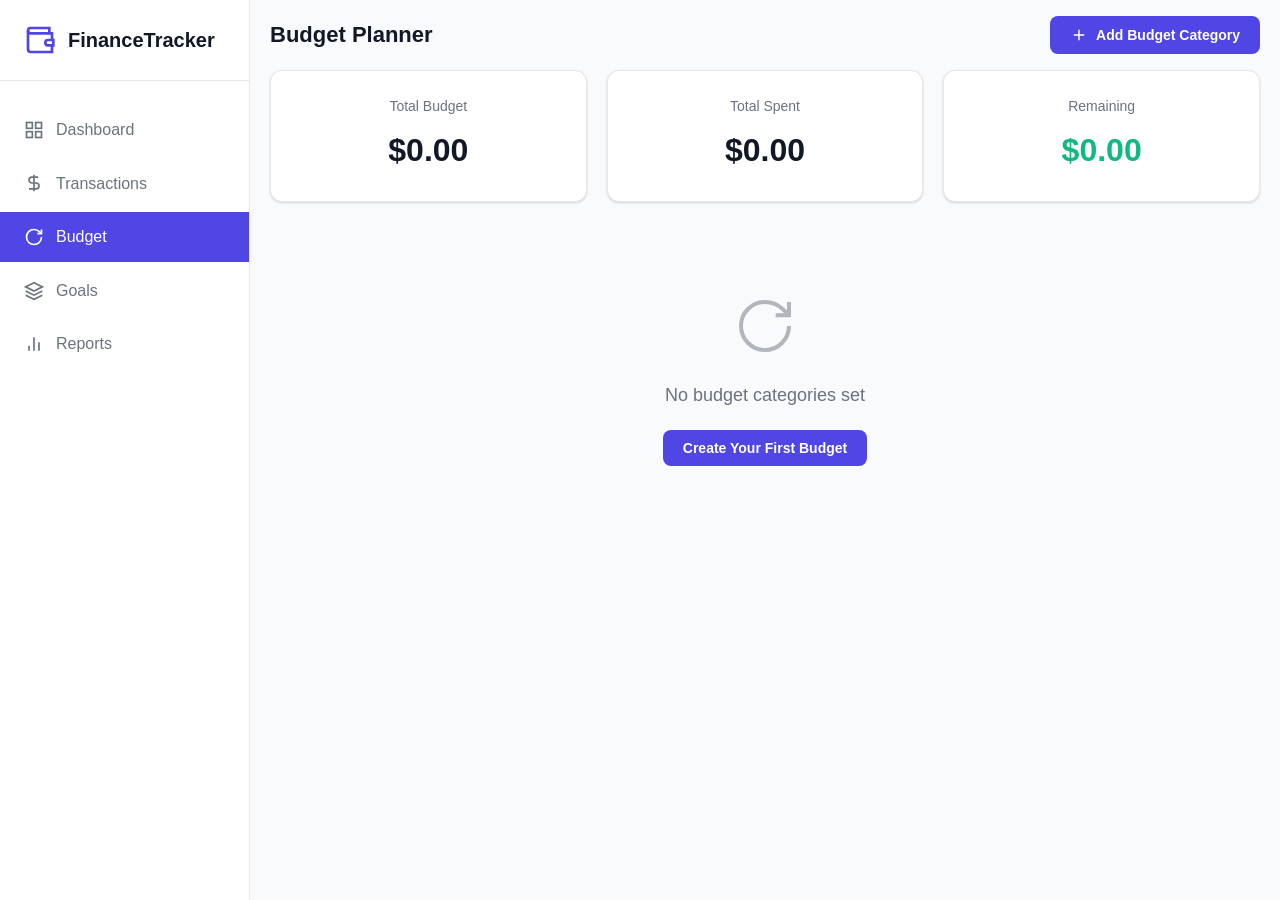
<file: personal-finance-tracker/pages/budget.html>
<!DOCTYPE html>
<html lang="en">
<head>
    <meta charset="UTF-8">
    <meta name="viewport" content="width=device-width, initial-scale=1.0">
    <title>Budget - Personal Finance Tracker</title>
    <link rel="stylesheet" href="../css/style.css">
    <link rel="stylesheet" href="../css/budget.css">
    <link rel="stylesheet" href="../css/animations.css">
</head>
<body>
    <div class="app-container">
        <!-- Sidebar Navigation -->
        <nav class="sidebar">
            <div class="sidebar-header">
                <svg class="logo-icon" width="32" height="32" viewBox="0 0 24 24" fill="none" stroke="currentColor" stroke-width="2">
                    <path d="M21 12V7H5a2 2 0 0 1 0-4h14v4"/>
                    <path d="M3 5v14a2 2 0 0 0 2 2h16v-5"/>
                    <path d="M18 12a2 2 0 0 0 0 4h4v-4h-4z"/>
                </svg>
                <h1>FinanceTracker</h1>
            </div>
            <ul class="nav-menu">
                <li class="nav-item">
                    <a href="../index.html" class="nav-link">
                        <svg width="20" height="20" viewBox="0 0 24 24" fill="none" stroke="currentColor" stroke-width="2">
                            <rect x="3" y="3" width="7" height="7"/>
                            <rect x="14" y="3" width="7" height="7"/>
                            <rect x="14" y="14" width="7" height="7"/>
                            <rect x="3" y="14" width="7" height="7"/>
                        </svg>
                        <span>Dashboard</span>
                    </a>
                </li>
                <li class="nav-item">
                    <a href="transactions.html" class="nav-link">
                        <svg width="20" height="20" viewBox="0 0 24 24" fill="none" stroke="currentColor" stroke-width="2">
                            <path d="M12 2v20M17 5H9.5a3.5 3.5 0 0 0 0 7h5a3.5 3.5 0 0 1 0 7H6"/>
                        </svg>
                        <span>Transactions</span>
                    </a>
                </li>
                <li class="nav-item active">
                    <a href="budget.html" class="nav-link">
                        <svg width="20" height="20" viewBox="0 0 24 24" fill="none" stroke="currentColor" stroke-width="2">
                            <path d="M21 12a9 9 0 1 1-9-9c2.52 0 4.93 1 6.74 2.74L21 8"/>
                            <path d="M21 3v5h-5"/>
                        </svg>
                        <span>Budget</span>
                    </a>
                </li>
                <li class="nav-item">
                    <a href="goals.html" class="nav-link">
                        <svg width="20" height="20" viewBox="0 0 24 24" fill="none" stroke="currentColor" stroke-width="2">
                            <path d="M12 2L2 7l10 5 10-5-10-5z"/>
                            <path d="M2 17l10 5 10-5"/>
                            <path d="M2 12l10 5 10-5"/>
                        </svg>
                        <span>Goals</span>
                    </a>
                </li>
                <li class="nav-item">
                    <a href="reports.html" class="nav-link">
                        <svg width="20" height="20" viewBox="0 0 24 24" fill="none" stroke="currentColor" stroke-width="2">
                            <path d="M18 20V10M12 20V4M6 20v-6"/>
                        </svg>
                        <span>Reports</span>
                    </a>
                </li>
            </ul>
        </nav>

        <!-- Main Content -->
        <main class="main-content">
            <header class="top-bar">
                <h2>Budget Planner</h2>
                <button id="addBudgetBtn" class="btn btn-primary">
                    <svg width="18" height="18" viewBox="0 0 24 24" fill="none" stroke="currentColor" stroke-width="2">
                        <path d="M12 5v14M5 12h14"/>
                    </svg>
                    Add Budget Category
                </button>
            </header>

            <!-- Budget Summary -->
            <section class="budget-summary">
                <div class="card summary-item">
                    <p class="summary-label">Total Budget</p>
                    <h3 id="totalBudget" class="summary-value">$0.00</h3>
                </div>
                <div class="card summary-item">
                    <p class="summary-label">Total Spent</p>
                    <h3 id="totalSpent" class="summary-value">$0.00</h3>
                </div>
                <div class="card summary-item">
                    <p class="summary-label">Remaining</p>
                    <h3 id="totalRemaining" class="summary-value">$0.00</h3>
                </div>
            </section>

            <!-- Budget Categories -->
            <section class="budget-categories">
                <div id="budgetList" class="budget-grid">
                    <!-- Budget cards will be loaded here -->
                </div>
                <div id="emptyState" class="empty-state" style="display: none;">
                    <svg width="64" height="64" viewBox="0 0 24 24" fill="none" stroke="currentColor" stroke-width="1.5">
                        <path d="M21 12a9 9 0 1 1-9-9c2.52 0 4.93 1 6.74 2.74L21 8"/>
                        <path d="M21 3v5h-5"/>
                    </svg>
                    <p>No budget categories set</p>
                    <button id="addFirstBudget" class="btn btn-primary">Create Your First Budget</button>
                </div>
            </section>
        </main>
    </div>

    <!-- Add/Edit Budget Modal -->
    <div id="budgetModal" class="modal">
        <div class="modal-content">
            <div class="modal-header">
                <h3 id="modalTitle">Add Budget Category</h3>
                <button class="modal-close">&times;</button>
            </div>
            <form id="budgetForm" class="modal-form">
                <input type="hidden" id="editId">
                <div class="form-group">
                    <label for="category">Category</label>
                    <select id="category" required>
                        <option value="">Select category</option>
                        <option value="food">Food & Dining</option>
                        <option value="transport">Transportation</option>
                        <option value="shopping">Shopping</option>
                        <option value="entertainment">Entertainment</option>
                        <option value="bills">Bills & Utilities</option>
                        <option value="healthcare">Healthcare</option>
                        <option value="other">Other</option>
                    </select>
                </div>
                <div class="form-group">
                    <label for="amount">Monthly Budget Amount</label>
                    <input type="number" id="amount" step="0.01" min="0" placeholder="0.00" required>
                </div>
                <div class="form-actions">
                    <button type="button" class="btn btn-secondary modal-cancel">Cancel</button>
                    <button type="submit" id="submitBtn" class="btn btn-primary">Save Budget</button>
                </div>
            </form>
        </div>
    </div>

    <script src="../js/storage.js"></script>
    <script src="../js/utils.js"></script>
    <script src="../js/app.js"></script>
    <script src="../js/budget.js"></script>
</body>
</html>
</file>
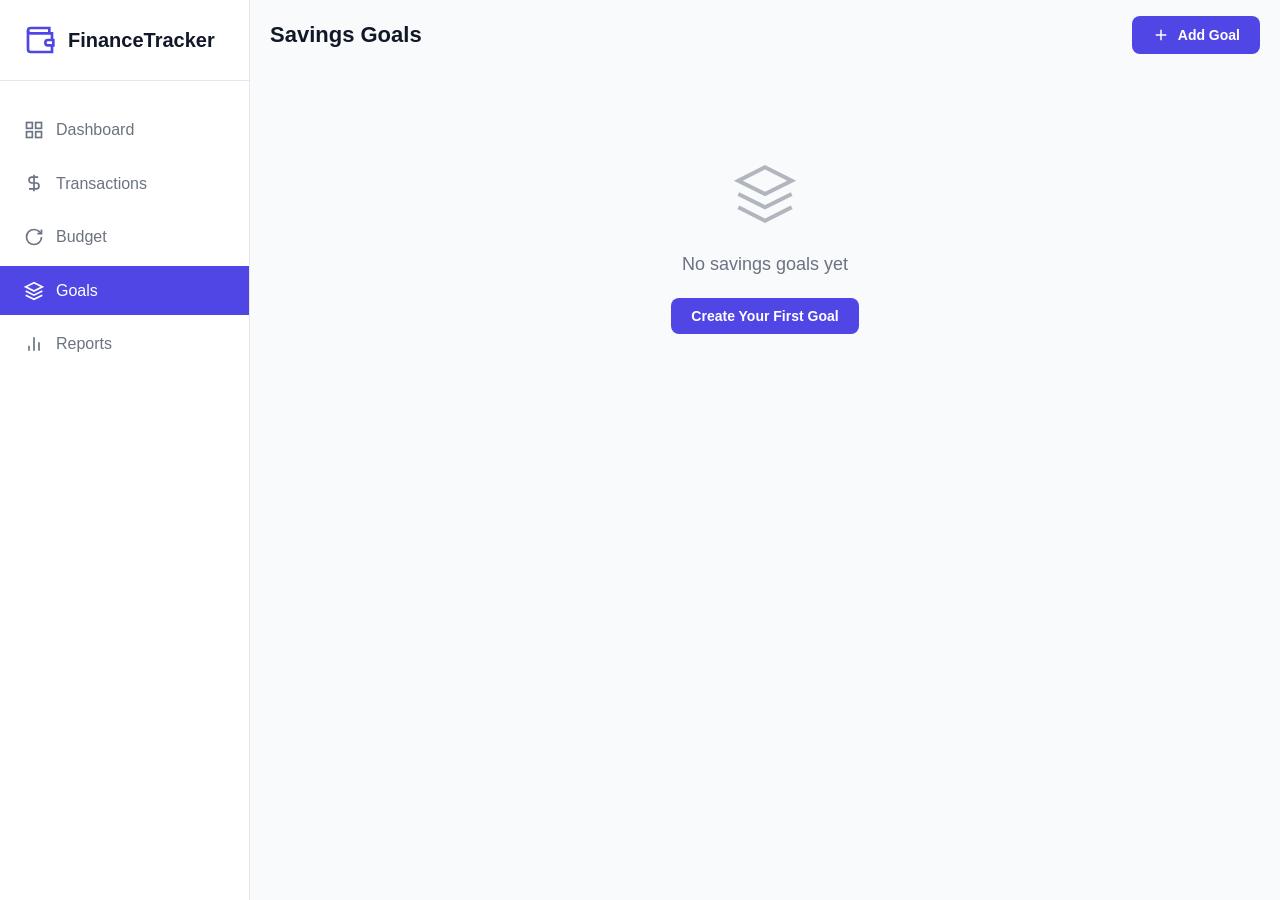
<file: personal-finance-tracker/pages/goals.html>
<!DOCTYPE html>
<html lang="en">
<head>
    <meta charset="UTF-8">
    <meta name="viewport" content="width=device-width, initial-scale=1.0">
    <title>Savings Goals - Personal Finance Tracker</title>
    <link rel="stylesheet" href="../css/style.css">
    <link rel="stylesheet" href="../css/goals.css">
    <link rel="stylesheet" href="../css/animations.css">
</head>
<body>
    <div class="app-container">
        <!-- Sidebar Navigation -->
        <nav class="sidebar">
            <div class="sidebar-header">
                <svg class="logo-icon" width="32" height="32" viewBox="0 0 24 24" fill="none" stroke="currentColor" stroke-width="2">
                    <path d="M21 12V7H5a2 2 0 0 1 0-4h14v4"/>
                    <path d="M3 5v14a2 2 0 0 0 2 2h16v-5"/>
                    <path d="M18 12a2 2 0 0 0 0 4h4v-4h-4z"/>
                </svg>
                <h1>FinanceTracker</h1>
            </div>
            <ul class="nav-menu">
                <li class="nav-item">
                    <a href="../index.html" class="nav-link">
                        <svg width="20" height="20" viewBox="0 0 24 24" fill="none" stroke="currentColor" stroke-width="2">
                            <rect x="3" y="3" width="7" height="7"/>
                            <rect x="14" y="3" width="7" height="7"/>
                            <rect x="14" y="14" width="7" height="7"/>
                            <rect x="3" y="14" width="7" height="7"/>
                        </svg>
                        <span>Dashboard</span>
                    </a>
                </li>
                <li class="nav-item">
                    <a href="transactions.html" class="nav-link">
                        <svg width="20" height="20" viewBox="0 0 24 24" fill="none" stroke="currentColor" stroke-width="2">
                            <path d="M12 2v20M17 5H9.5a3.5 3.5 0 0 0 0 7h5a3.5 3.5 0 0 1 0 7H6"/>
                        </svg>
                        <span>Transactions</span>
                    </a>
                </li>
                <li class="nav-item">
                    <a href="budget.html" class="nav-link">
                        <svg width="20" height="20" viewBox="0 0 24 24" fill="none" stroke="currentColor" stroke-width="2">
                            <path d="M21 12a9 9 0 1 1-9-9c2.52 0 4.93 1 6.74 2.74L21 8"/>
                            <path d="M21 3v5h-5"/>
                        </svg>
                        <span>Budget</span>
                    </a>
                </li>
                <li class="nav-item active">
                    <a href="goals.html" class="nav-link">
                        <svg width="20" height="20" viewBox="0 0 24 24" fill="none" stroke="currentColor" stroke-width="2">
                            <path d="M12 2L2 7l10 5 10-5-10-5z"/>
                            <path d="M2 17l10 5 10-5"/>
                            <path d="M2 12l10 5 10-5"/>
                        </svg>
                        <span>Goals</span>
                    </a>
                </li>
                <li class="nav-item">
                    <a href="reports.html" class="nav-link">
                        <svg width="20" height="20" viewBox="0 0 24 24" fill="none" stroke="currentColor" stroke-width="2">
                            <path d="M18 20V10M12 20V4M6 20v-6"/>
                        </svg>
                        <span>Reports</span>
                    </a>
                </li>
            </ul>
        </nav>

        <!-- Main Content -->
        <main class="main-content">
            <header class="top-bar">
                <h2>Savings Goals</h2>
                <button id="addGoalBtn" class="btn btn-primary">
                    <svg width="18" height="18" viewBox="0 0 24 24" fill="none" stroke="currentColor" stroke-width="2">
                        <path d="M12 5v14M5 12h14"/>
                    </svg>
                    Add Goal
                </button>
            </header>

            <!-- Goals Grid -->
            <section class="goals-grid" id="goalsList">
                <!-- Goal cards will be loaded here -->
            </section>

            <div id="emptyState" class="empty-state" style="display: none;">
                <svg width="64" height="64" viewBox="0 0 24 24" fill="none" stroke="currentColor" stroke-width="1.5">
                    <path d="M12 2L2 7l10 5 10-5-10-5z"/>
                    <path d="M2 17l10 5 10-5"/>
                    <path d="M2 12l10 5 10-5"/>
                </svg>
                <p>No savings goals yet</p>
                <button id="addFirstGoal" class="btn btn-primary">Create Your First Goal</button>
            </div>
        </main>
    </div>

    <!-- Add/Edit Goal Modal -->
    <div id="goalModal" class="modal">
        <div class="modal-content">
            <div class="modal-header">
                <h3 id="modalTitle">Add Savings Goal</h3>
                <button class="modal-close">&times;</button>
            </div>
            <form id="goalForm" class="modal-form">
                <input type="hidden" id="editId">
                <div class="form-group">
                    <label for="name">Goal Name</label>
                    <input type="text" id="name" placeholder="e.g., Emergency Fund" required maxlength="50">
                </div>
                <div class="form-group">
                    <label for="targetAmount">Target Amount</label>
                    <input type="number" id="targetAmount" step="0.01" min="0" placeholder="0.00" required>
                </div>
                <div class="form-group">
                    <label for="currentAmount">Current Savings</label>
                    <input type="number" id="currentAmount" step="0.01" min="0" placeholder="0.00" value="0">
                </div>
                <div class="form-group">
                    <label for="deadline">Target Date</label>
                    <input type="date" id="deadline" required>
                </div>
                <div class="form-actions">
                    <button type="button" class="btn btn-secondary modal-cancel">Cancel</button>
                    <button type="submit" id="submitBtn" class="btn btn-primary">Save Goal</button>
                </div>
            </form>
        </div>
    </div>

    <!-- Add Contribution Modal -->
    <div id="contributionModal" class="modal">
        <div class="modal-content modal-small">
            <div class="modal-header">
                <h3>Add Contribution</h3>
                <button class="modal-close">&times;</button>
            </div>
            <form id="contributionForm" class="modal-form">
                <input type="hidden" id="goalId">
                <div class="form-group">
                    <label for="contributionAmount">Amount</label>
                    <input type="number" id="contributionAmount" step="0.01" min="0" placeholder="0.00" required>
                </div>
                <div class="form-actions">
                    <button type="button" class="btn btn-secondary modal-cancel">Cancel</button>
                    <button type="submit" class="btn btn-primary">Add Contribution</button>
                </div>
            </form>
        </div>
    </div>

    <script src="../js/storage.js"></script>
    <script src="../js/utils.js"></script>
    <script src="../js/app.js"></script>
    <script src="../js/goals.js"></script>
</body>
</html>
</file>
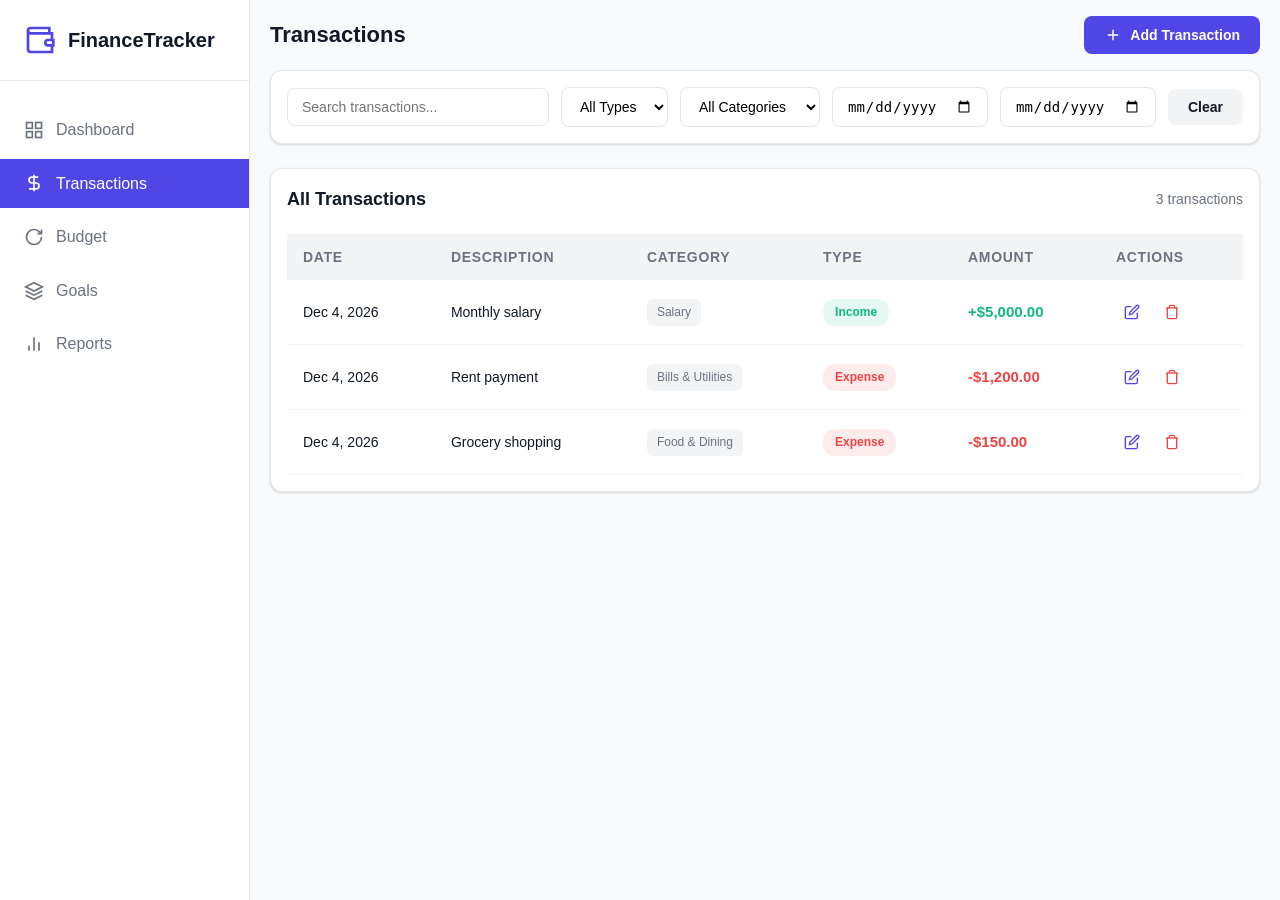
<file: personal-finance-tracker/pages/transactions.html>
<!DOCTYPE html>
<html lang="en">
<head>
    <meta charset="UTF-8">
    <meta name="viewport" content="width=device-width, initial-scale=1.0">
    <title>Transactions - Personal Finance Tracker</title>
    <link rel="stylesheet" href="../css/style.css">
    <link rel="stylesheet" href="../css/transactions.css">
    <link rel="stylesheet" href="../css/animations.css">
</head>
<body>
    <div class="app-container">
        <!-- Sidebar Navigation -->
        <nav class="sidebar">
            <div class="sidebar-header">
                <svg class="logo-icon" width="32" height="32" viewBox="0 0 24 24" fill="none" stroke="currentColor" stroke-width="2">
                    <path d="M21 12V7H5a2 2 0 0 1 0-4h14v4"/>
                    <path d="M3 5v14a2 2 0 0 0 2 2h16v-5"/>
                    <path d="M18 12a2 2 0 0 0 0 4h4v-4h-4z"/>
                </svg>
                <h1>FinanceTracker</h1>
            </div>
            <ul class="nav-menu">
                <li class="nav-item">
                    <a href="../index.html" class="nav-link">
                        <svg width="20" height="20" viewBox="0 0 24 24" fill="none" stroke="currentColor" stroke-width="2">
                            <rect x="3" y="3" width="7" height="7"/>
                            <rect x="14" y="3" width="7" height="7"/>
                            <rect x="14" y="14" width="7" height="7"/>
                            <rect x="3" y="14" width="7" height="7"/>
                        </svg>
                        <span>Dashboard</span>
                    </a>
                </li>
                <li class="nav-item active">
                    <a href="transactions.html" class="nav-link">
                        <svg width="20" height="20" viewBox="0 0 24 24" fill="none" stroke="currentColor" stroke-width="2">
                            <path d="M12 2v20M17 5H9.5a3.5 3.5 0 0 0 0 7h5a3.5 3.5 0 0 1 0 7H6"/>
                        </svg>
                        <span>Transactions</span>
                    </a>
                </li>
                <li class="nav-item">
                    <a href="budget.html" class="nav-link">
                        <svg width="20" height="20" viewBox="0 0 24 24" fill="none" stroke="currentColor" stroke-width="2">
                            <path d="M21 12a9 9 0 1 1-9-9c2.52 0 4.93 1 6.74 2.74L21 8"/>
                            <path d="M21 3v5h-5"/>
                        </svg>
                        <span>Budget</span>
                    </a>
                </li>
                <li class="nav-item">
                    <a href="goals.html" class="nav-link">
                        <svg width="20" height="20" viewBox="0 0 24 24" fill="none" stroke="currentColor" stroke-width="2">
                            <path d="M12 2L2 7l10 5 10-5-10-5z"/>
                            <path d="M2 17l10 5 10-5"/>
                            <path d="M2 12l10 5 10-5"/>
                        </svg>
                        <span>Goals</span>
                    </a>
                </li>
                <li class="nav-item">
                    <a href="reports.html" class="nav-link">
                        <svg width="20" height="20" viewBox="0 0 24 24" fill="none" stroke="currentColor" stroke-width="2">
                            <path d="M18 20V10M12 20V4M6 20v-6"/>
                        </svg>
                        <span>Reports</span>
                    </a>
                </li>
            </ul>
        </nav>

        <!-- Main Content -->
        <main class="main-content">
            <header class="top-bar">
                <h2>Transactions</h2>
                <button id="addTransactionBtn" class="btn btn-primary">
                    <svg width="18" height="18" viewBox="0 0 24 24" fill="none" stroke="currentColor" stroke-width="2">
                        <path d="M12 5v14M5 12h14"/>
                    </svg>
                    Add Transaction
                </button>
            </header>

            <!-- Filters -->
            <section class="filters-section card">
                <div class="filter-group">
                    <input type="text" id="searchInput" placeholder="Search transactions..." class="search-input">
                    <select id="filterType" class="filter-select">
                        <option value="all">All Types</option>
                        <option value="income">Income</option>
                        <option value="expense">Expense</option>
                    </select>
                    <select id="filterCategory" class="filter-select">
                        <option value="all">All Categories</option>
                        <option value="salary">Salary</option>
                        <option value="freelance">Freelance</option>
                        <option value="food">Food & Dining</option>
                        <option value="transport">Transportation</option>
                        <option value="shopping">Shopping</option>
                        <option value="entertainment">Entertainment</option>
                        <option value="bills">Bills & Utilities</option>
                        <option value="healthcare">Healthcare</option>
                        <option value="other">Other</option>
                    </select>
                    <input type="date" id="filterDateFrom" class="filter-date" placeholder="From">
                    <input type="date" id="filterDateTo" class="filter-date" placeholder="To">
                    <button id="clearFilters" class="btn btn-secondary">Clear</button>
                </div>
            </section>

            <!-- Transactions Table -->
            <section class="transactions-table-section card">
                <div class="table-header">
                    <h3>All Transactions</h3>
                    <span id="transactionCount" class="count-badge">0 transactions</span>
                </div>
                <div class="table-container">
                    <table id="transactionsTable">
                        <thead>
                            <tr>
                                <th>Date</th>
                                <th>Description</th>
                                <th>Category</th>
                                <th>Type</th>
                                <th>Amount</th>
                                <th>Actions</th>
                            </tr>
                        </thead>
                        <tbody id="transactionsBody">
                            <!-- Transactions will be loaded here -->
                        </tbody>
                    </table>
                </div>
                <div id="emptyState" class="empty-state" style="display: none;">
                    <svg width="64" height="64" viewBox="0 0 24 24" fill="none" stroke="currentColor" stroke-width="1.5">
                        <path d="M12 2v20M17 5H9.5a3.5 3.5 0 0 0 0 7h5a3.5 3.5 0 0 1 0 7H6"/>
                    </svg>
                    <p>No transactions found</p>
                    <button id="addFirstTransaction" class="btn btn-primary">Add Your First Transaction</button>
                </div>
            </section>
        </main>
    </div>

    <!-- Add/Edit Transaction Modal -->
    <div id="transactionModal" class="modal">
        <div class="modal-content">
            <div class="modal-header">
                <h3 id="modalTitle">Add Transaction</h3>
                <button class="modal-close">&times;</button>
            </div>
            <form id="transactionForm" class="modal-form">
                <input type="hidden" id="editId">
                <div class="form-group">
                    <label for="type">Type</label>
                    <select id="type" required>
                        <option value="income">Income</option>
                        <option value="expense">Expense</option>
                    </select>
                </div>
                <div class="form-group">
                    <label for="amount">Amount</label>
                    <input type="number" id="amount" step="0.01" min="0" placeholder="0.00" required>
                </div>
                <div class="form-group">
                    <label for="category">Category</label>
                    <select id="category" required>
                        <option value="">Select category</option>
                        <option value="salary">Salary</option>
                        <option value="freelance">Freelance</option>
                        <option value="food">Food & Dining</option>
                        <option value="transport">Transportation</option>
                        <option value="shopping">Shopping</option>
                        <option value="entertainment">Entertainment</option>
                        <option value="bills">Bills & Utilities</option>
                        <option value="healthcare">Healthcare</option>
                        <option value="other">Other</option>
                    </select>
                </div>
                <div class="form-group">
                    <label for="date">Date</label>
                    <input type="date" id="date" required>
                </div>
                <div class="form-group">
                    <label for="description">Description</label>
                    <input type="text" id="description" placeholder="Enter description" maxlength="100">
                </div>
                <div class="form-actions">
                    <button type="button" class="btn btn-secondary modal-cancel">Cancel</button>
                    <button type="submit" id="submitBtn" class="btn btn-primary">Add Transaction</button>
                </div>
            </form>
        </div>
    </div>

    <script src="../js/storage.js"></script>
    <script src="../js/utils.js"></script>
    <script src="../js/app.js"></script>
    <script src="../js/transactions.js"></script>
</body>
</html>
</file>
<file: personal-finance-tracker/css/style.css>
/* Global Styles - Personal Finance Tracker */

/* CSS Variables */
:root {
    --primary: #4F46E5;
    --primary-dark: #4338CA;
    --primary-light: #6366F1;
    --secondary: #10B981;
    --secondary-dark: #059669;
    --danger: #EF4444;
    --danger-dark: #DC2626;
    --warning: #F59E0B;
    --warning-dark: #D97706;
    --bg: #F9FAFB;
    --card-bg: #FFFFFF;
    --text: #111827;
    --text-light: #6B7280;
    --text-lighter: #9CA3AF;
    --border: #E5E7EB;
    --border-light: #F3F4F6;
    --shadow-sm: 0 1px 2px 0 rgba(0, 0, 0, 0.05);
    --shadow: 0 1px 3px 0 rgba(0, 0, 0, 0.1), 0 1px 2px 0 rgba(0, 0, 0, 0.06);
    --shadow-md: 0 4px 6px -1px rgba(0, 0, 0, 0.1), 0 2px 4px -1px rgba(0, 0, 0, 0.06);
    --shadow-lg: 0 10px 15px -3px rgba(0, 0, 0, 0.1), 0 4px 6px -2px rgba(0, 0, 0, 0.05);
    --radius-sm: 6px;
    --radius: 8px;
    --radius-md: 12px;
    --radius-lg: 16px;
    --sidebar-width: 250px;
    --topbar-height: 70px;
}

/* Reset */
* {
    margin: 0;
    padding: 0;
    box-sizing: border-box;
}

html {
    font-size: 16px;
    scroll-behavior: smooth;
}

body {
    font-family: -apple-system, BlinkMacSystemFont, 'Segoe UI', Roboto, 'Helvetica Neue', Arial, sans-serif;
    background-color: var(--bg);
    color: var(--text);
    line-height: 1.6;
    -webkit-font-smoothing: antialiased;
    -moz-osx-font-smoothing: grayscale;
    overflow-x: hidden;
}

/* App Container */
.app-container {
    display: flex;
    min-height: 100vh;
    max-height: 100vh;
    overflow: hidden;
}

/* Sidebar */
.sidebar {
    width: var(--sidebar-width);
    background: var(--card-bg);
    border-right: 1px solid var(--border);
    padding: 24px 0;
    position: fixed;
    height: 100vh;
    overflow-y: auto;
    overflow-x: hidden;
    z-index: 100;
}

.sidebar-header {
    display: flex;
    align-items: center;
    gap: 12px;
    padding: 0 24px 24px;
    border-bottom: 1px solid var(--border);
    margin-bottom: 24px;
}

.logo-icon {
    color: var(--primary);
}

.sidebar-header h1 {
    font-size: 1.25rem;
    font-weight: 700;
    color: var(--text);
}

.nav-menu {
    list-style: none;
}

.nav-item {
    margin: 4px 0;
}

.nav-link {
    display: flex;
    align-items: center;
    gap: 12px;
    padding: 12px 24px;
    color: var(--text-light);
    text-decoration: none;
    transition: all 0.2s;
    font-weight: 500;
}

.nav-link:hover {
    background: var(--border-light);
    color: var(--text);
}

.nav-item.active .nav-link {
    background: var(--primary);
    color: white;
}

.nav-item.active .nav-link svg {
    stroke: white;
}

/* Main Content */
.main-content {
    flex: 1;
    margin-left: var(--sidebar-width);
    padding: 16px 20px;
    max-width: calc(100vw - var(--sidebar-width));
    height: 100vh;
    overflow-y: auto;
    overflow-x: hidden;
    position: relative;
    z-index: 0;
}

/* Top Bar */
.top-bar {
    display: flex;
    justify-content: space-between;
    align-items: center;
    margin-bottom: 16px;
}

.top-bar h2 {
    font-size: 1.375rem;
    font-weight: 700;
    color: var(--text);
}

/* Cards */
.card {
    background: var(--card-bg);
    border-radius: var(--radius-md);
    padding: 16px;
    box-shadow: var(--shadow);
    border: 1px solid var(--border);
    position: relative;
}

.card-header {
    display: flex;
    justify-content: space-between;
    align-items: center;
    margin-bottom: 16px;
}

.card-header h3 {
    font-size: 1.125rem;
    font-weight: 600;
}

/* Buttons */
.btn {
    display: inline-flex;
    align-items: center;
    gap: 8px;
    padding: 10px 20px;
    border: none;
    border-radius: var(--radius);
    font-size: 0.875rem;
    font-weight: 600;
    cursor: pointer;
    transition: all 0.2s;
    text-decoration: none;
}

.btn-primary {
    background: var(--primary);
    color: white;
}

.btn-primary:hover {
    background: var(--primary-dark);
    box-shadow: var(--shadow-md);
}

.btn-secondary {
    background: var(--border-light);
    color: var(--text);
}

.btn-secondary:hover {
    background: var(--border);
}

.btn-danger {
    background: var(--danger);
    color: white;
}

.btn-danger:hover {
    background: var(--danger-dark);
}

.btn-sm {
    padding: 6px 12px;
    font-size: 0.75rem;
}

.btn:disabled {
    opacity: 0.5;
    cursor: not-allowed;
}

/* Forms */
.form-group {
    margin-bottom: 20px;
}

.form-group label {
    display: block;
    margin-bottom: 8px;
    font-weight: 500;
    font-size: 0.875rem;
    color: var(--text);
}

.form-group input,
.form-group select,
.form-group textarea {
    width: 100%;
    padding: 10px 14px;
    border: 1px solid var(--border);
    border-radius: var(--radius);
    font-size: 0.875rem;
    font-family: inherit;
    transition: all 0.2s;
    background: var(--card-bg);
}

.form-group input:focus,
.form-group select:focus,
.form-group textarea:focus {
    outline: none;
    border-color: var(--primary);
    box-shadow: 0 0 0 3px rgba(79, 70, 229, 0.1);
}

.form-actions {
    display: flex;
    gap: 12px;
    justify-content: flex-end;
    margin-top: 24px;
}

/* Modal */
.modal {
    display: none;
    position: fixed;
    top: 0;
    left: 0;
    right: 0;
    bottom: 0;
    background: rgba(0, 0, 0, 0.5);
    z-index: 1000;
    align-items: center;
    justify-content: center;
}

.modal.active {
    display: flex;
}

.modal-content {
    background: var(--card-bg);
    border-radius: var(--radius-lg);
    padding: 32px;
    max-width: 500px;
    width: 90%;
    max-height: 90vh;
    overflow-y: auto;
    box-shadow: var(--shadow-lg);
}

.modal-small {
    max-width: 400px;
}

.modal-header {
    display: flex;
    justify-content: space-between;
    align-items: center;
    margin-bottom: 24px;
}

.modal-header h3 {
    font-size: 1.25rem;
    font-weight: 600;
}

.modal-close {
    background: none;
    border: none;
    font-size: 1.5rem;
    cursor: pointer;
    color: var(--text-light);
    padding: 4px;
    line-height: 1;
}

.modal-close:hover {
    color: var(--text);
}

/* Empty State */
.empty-state {
    text-align: center;
    padding: 60px 20px;
    color: var(--text-light);
}

.empty-state svg {
    margin-bottom: 16px;
    opacity: 0.5;
}

.empty-state p {
    font-size: 1.125rem;
    margin-bottom: 20px;
}

/* Badges */
.badge {
    display: inline-block;
    padding: 4px 10px;
    border-radius: 12px;
    font-size: 0.75rem;
    font-weight: 600;
}

.badge-income {
    background: rgba(16, 185, 129, 0.1);
    color: var(--secondary);
}

.badge-expense {
    background: rgba(239, 68, 68, 0.1);
    color: var(--danger);
}

/* View All Link */
.view-all {
    color: var(--primary);
    text-decoration: none;
    font-weight: 500;
    font-size: 0.875rem;
}

.view-all:hover {
    text-decoration: underline;
}

/* Responsive Design */
@media (max-width: 1024px) {
    .main-content {
        padding: 20px 24px;
    }
}

@media (max-width: 768px) {
    .sidebar {
        width: 100%;
        height: auto;
        position: relative;
        border-right: none;
        border-bottom: 1px solid var(--border);
    }

    .main-content {
        margin-left: 0;
        max-width: 100vw;
        padding: 16px;
    }

    .top-bar {
        flex-direction: column;
        align-items: flex-start;
        gap: 12px;
    }

    .top-bar h2 {
        font-size: 1.375rem;
    }
}

@media (max-width: 480px) {
    .btn {
        padding: 8px 16px;
        font-size: 0.8125rem;
    }

    .card {
        padding: 16px;
    }
}
</file>
<file: personal-finance-tracker/css/budget.css>
/* Budget Page Styles */

/* Budget Summary */
.budget-summary {
    display: grid;
    grid-template-columns: repeat(auto-fit, minmax(200px, 1fr));
    gap: 20px;
    margin-bottom: 32px;
}

.summary-item {
    text-align: center;
    padding: 24px;
}

.summary-item .summary-label {
    font-size: 0.875rem;
    color: var(--text-light);
    margin-bottom: 8px;
    font-weight: 500;
}

.summary-item .summary-value {
    font-size: 2rem;
    font-weight: 700;
    color: var(--text);
}

/* Budget Grid */
.budget-grid {
    display: grid;
    grid-template-columns: repeat(auto-fill, minmax(320px, 1fr));
    gap: 20px;
}

/* Budget Card */
.budget-card {
    padding: 24px;
    transition: transform 0.2s, box-shadow 0.2s;
}

.budget-card:hover {
    transform: translateY(-2px);
    box-shadow: var(--shadow-md);
}

.budget-card-header {
    display: flex;
    justify-content: space-between;
    align-items: flex-start;
    margin-bottom: 20px;
}

.budget-category {
    display: flex;
    align-items: center;
    gap: 12px;
}

.category-icon {
    width: 48px;
    height: 48px;
    border-radius: var(--radius-md);
    background: var(--border-light);
    display: flex;
    align-items: center;
    justify-content: center;
    font-size: 1.5rem;
}

.category-name {
    font-weight: 600;
    font-size: 1.125rem;
    color: var(--text);
    text-transform: capitalize;
}

.budget-actions {
    display: flex;
    gap: 8px;
}

/* Budget Info */
.budget-info {
    margin-bottom: 16px;
}

.budget-amounts {
    display: flex;
    justify-content: space-between;
    margin-bottom: 8px;
    font-size: 0.875rem;
}

.budget-spent {
    color: var(--text-light);
}

.budget-total {
    font-weight: 600;
    color: var(--text);
}

/* Progress Bar */
.progress-bar-container {
    width: 100%;
    height: 12px;
    background: var(--border-light);
    border-radius: 6px;
    overflow: hidden;
    margin-bottom: 8px;
}

.progress-bar {
    height: 100%;
    border-radius: 6px;
    transition: width 0.5s ease-in-out, background 0.3s;
}

.progress-bar.safe {
    background: linear-gradient(90deg, var(--secondary), #34D399);
}

.progress-bar.warning {
    background: linear-gradient(90deg, var(--warning), #FBBF24);
}

.progress-bar.danger {
    background: linear-gradient(90deg, var(--danger), #F87171);
}

/* Budget Percentage */
.budget-percentage {
    text-align: right;
    font-size: 0.875rem;
    font-weight: 600;
}

.budget-percentage.safe {
    color: var(--secondary);
}

.budget-percentage.warning {
    color: var(--warning);
}

.budget-percentage.danger {
    color: var(--danger);
}

/* Budget Alert */
.budget-alert {
    padding: 12px 16px;
    border-radius: var(--radius);
    margin-top: 12px;
    font-size: 0.875rem;
    font-weight: 500;
    display: flex;
    align-items: center;
    gap: 8px;
}

.budget-alert.warning {
    background: rgba(245, 158, 11, 0.1);
    color: var(--warning-dark);
    border-left: 3px solid var(--warning);
}

.budget-alert.danger {
    background: rgba(239, 68, 68, 0.1);
    color: var(--danger-dark);
    border-left: 3px solid var(--danger);
}

/* Empty State */
.empty-state {
    grid-column: 1 / -1;
}

/* Responsive */
@media (max-width: 1024px) {
    .budget-grid {
        grid-template-columns: repeat(auto-fill, minmax(280px, 1fr));
    }
}

@media (max-width: 768px) {
    .budget-summary {
        grid-template-columns: 1fr;
    }

    .budget-grid {
        grid-template-columns: 1fr;
    }
}

@media (max-width: 480px) {
    .budget-card {
        padding: 16px;
    }

    .budget-card-header {
        flex-direction: column;
        gap: 12px;
    }
}
</file>
<file: personal-finance-tracker/css/animations.css>
/* Animations & Transitions */

/* Page Load Animation */
@keyframes fadeIn {
    from {
        opacity: 0;
        transform: translateY(10px);
    }
    to {
        opacity: 1;
        transform: translateY(0);
    }
}

.main-content {
    animation: fadeIn 0.3s ease-out;
}

/* Card Hover Effects */
.card {
    transition: transform 0.2s ease, box-shadow 0.2s ease;
}

.card:hover {
    transform: translateY(-2px);
    box-shadow: var(--shadow-md);
}

/* Button Micro-interactions */
.btn {
    position: relative;
    overflow: hidden;
    transition: all 0.2s ease;
}

.btn:active {
    transform: scale(0.98);
}

.btn::after {
    content: '';
    position: absolute;
    top: 50%;
    left: 50%;
    width: 0;
    height: 0;
    border-radius: 50%;
    background: rgba(255, 255, 255, 0.3);
    transform: translate(-50%, -50%);
    transition: width 0.3s, height 0.3s;
}

.btn:active::after {
    width: 200px;
    height: 200px;
}

/* Modal Animations */
@keyframes modalFadeIn {
    from {
        opacity: 0;
    }
    to {
        opacity: 1;
    }
}

@keyframes modalSlideIn {
    from {
        opacity: 0;
        transform: scale(0.9) translateY(-20px);
    }
    to {
        opacity: 1;
        transform: scale(1) translateY(0);
    }
}

.modal.active {
    animation: modalFadeIn 0.2s ease-out;
}

.modal-content {
    animation: modalSlideIn 0.3s ease-out;
}

/* Progress Bar Fill Animation */
@keyframes progressFill {
    from {
        width: 0;
    }
}

.progress-bar {
    animation: progressFill 0.8s ease-out;
}

/* Circular Progress Animation */
@keyframes circleFill {
    from {
        stroke-dashoffset: 283;
    }
}

.progress-circle-fill {
    animation: circleFill 1s ease-out;
}

/* Notification Slide-in */
@keyframes slideInRight {
    from {
        opacity: 0;
        transform: translateX(100%);
    }
    to {
        opacity: 1;
        transform: translateX(0);
    }
}

@keyframes slideOutRight {
    from {
        opacity: 1;
        transform: translateX(0);
    }
    to {
        opacity: 0;
        transform: translateX(100%);
    }
}

.notification {
    animation: slideInRight 0.3s ease-out;
}

.notification.removing {
    animation: slideOutRight 0.3s ease-out;
}

/* List Item Animations */
@keyframes listItemFadeIn {
    from {
        opacity: 0;
        transform: translateX(-10px);
    }
    to {
        opacity: 1;
        transform: translateX(0);
    }
}

.transaction-item,
.budget-card,
.goal-card {
    animation: listItemFadeIn 0.3s ease-out;
}

/* Stagger Animation for Lists */
.transaction-item:nth-child(1) { animation-delay: 0.05s; }
.transaction-item:nth-child(2) { animation-delay: 0.1s; }
.transaction-item:nth-child(3) { animation-delay: 0.15s; }
.transaction-item:nth-child(4) { animation-delay: 0.2s; }
.transaction-item:nth-child(5) { animation-delay: 0.25s; }

.budget-card:nth-child(1) { animation-delay: 0.05s; }
.budget-card:nth-child(2) { animation-delay: 0.1s; }
.budget-card:nth-child(3) { animation-delay: 0.15s; }

.goal-card:nth-child(1) { animation-delay: 0.05s; }
.goal-card:nth-child(2) { animation-delay: 0.1s; }
.goal-card:nth-child(3) { animation-delay: 0.15s; }

/* Icon Rotation */
@keyframes iconRotate {
    from {
        transform: rotate(0deg);
    }
    to {
        transform: rotate(360deg);
    }
}

.loading-icon {
    animation: iconRotate 1s linear infinite;
}

/* Pulse Animation for Alerts */
@keyframes pulse {
    0%, 100% {
        opacity: 1;
    }
    50% {
        opacity: 0.7;
    }
}

.budget-alert.danger {
    animation: pulse 2s ease-in-out infinite;
}

/* Smooth Scroll */
html {
    scroll-behavior: smooth;
}

/* Transition Utilities */
.transition-fast {
    transition: all 0.15s ease;
}

.transition-normal {
    transition: all 0.2s ease;
}

.transition-slow {
    transition: all 0.3s ease;
}

/* Hover Lift Effect */
.hover-lift {
    transition: transform 0.2s ease, box-shadow 0.2s ease;
}

.hover-lift:hover {
    transform: translateY(-4px);
    box-shadow: var(--shadow-lg);
}

/* Fade Transitions */
.fade-enter {
    opacity: 0;
}

.fade-enter-active {
    opacity: 1;
    transition: opacity 0.3s ease;
}

.fade-exit {
    opacity: 1;
}

.fade-exit-active {
    opacity: 0;
    transition: opacity 0.3s ease;
}

/* Skeleton Loading Animation */
@keyframes shimmer {
    0% {
        background-position: -200% 0;
    }
    100% {
        background-position: 200% 0;
    }
}

.skeleton {
    background: linear-gradient(90deg, var(--border-light) 25%, var(--border) 50%, var(--border-light) 75%);
    background-size: 200% 100%;
    animation: shimmer 1.5s infinite;
    border-radius: var(--radius);
}

/* Success Checkmark Animation */
@keyframes checkmark {
    0% {
        stroke-dashoffset: 24;
    }
    100% {
        stroke-dashoffset: 0;
    }
}

.success-checkmark {
    stroke-dasharray: 24;
    animation: checkmark 0.5s ease-out;
}

/* Goal Completion Celebration */
@keyframes celebrate {
    0% {
        transform: scale(1);
    }
    50% {
        transform: scale(1.05);
    }
    100% {
        transform: scale(1);
    }
}

.goal-card.completed {
    animation: celebrate 0.5s ease-out;
}
</file>
<file: personal-finance-tracker/css/goals.css>
/* Goals Page Styles */

/* Goals Grid */
.goals-grid {
    display: grid;
    grid-template-columns: repeat(auto-fill, minmax(320px, 1fr));
    gap: 24px;
    margin-bottom: 32px;
}

/* Goal Card */
.goal-card {
    padding: 28px;
    transition: transform 0.2s, box-shadow 0.2s;
    position: relative;
    overflow: hidden;
}

.goal-card:hover {
    transform: translateY(-4px);
    box-shadow: var(--shadow-md);
}

.goal-card::before {
    content: '';
    position: absolute;
    top: 0;
    left: 0;
    right: 0;
    height: 4px;
    background: linear-gradient(90deg, var(--primary), var(--primary-light));
}

.goal-card.completed::before {
    background: linear-gradient(90deg, var(--secondary), #34D399);
}

/* Goal Header */
.goal-header {
    display: flex;
    justify-content: space-between;
    align-items: flex-start;
    margin-bottom: 20px;
}

.goal-title {
    font-size: 1.25rem;
    font-weight: 700;
    color: var(--text);
    margin-bottom: 4px;
}

.goal-deadline {
    font-size: 0.8125rem;
    color: var(--text-light);
}

.goal-actions {
    display: flex;
    gap: 8px;
}

/* Goal Progress */
.goal-progress {
    margin-bottom: 20px;
}

.progress-circle {
    width: 120px;
    height: 120px;
    margin: 0 auto 16px;
    position: relative;
}

.progress-circle svg {
    transform: rotate(-90deg);
    width: 100%;
    height: 100%;
}

.progress-circle-bg {
    fill: none;
    stroke: var(--border-light);
    stroke-width: 8;
}

.progress-circle-fill {
    fill: none;
    stroke-width: 8;
    stroke-linecap: round;
    transition: stroke-dashoffset 0.5s ease-in-out;
}

.progress-circle-fill.safe {
    stroke: var(--secondary);
}

.progress-circle-fill.warning {
    stroke: var(--warning);
}

.progress-circle-fill.danger {
    stroke: var(--primary);
}

.progress-text {
    position: absolute;
    top: 50%;
    left: 50%;
    transform: translate(-50%, -50%);
    text-align: center;
}

.progress-percentage {
    font-size: 1.75rem;
    font-weight: 700;
    color: var(--text);
}

.progress-label {
    font-size: 0.75rem;
    color: var(--text-light);
}

/* Goal Amounts */
.goal-amounts {
    display: flex;
    justify-content: space-between;
    margin-bottom: 12px;
    padding: 12px;
    background: var(--border-light);
    border-radius: var(--radius);
}

.goal-current {
    text-align: center;
}

.goal-current-label {
    font-size: 0.75rem;
    color: var(--text-light);
    margin-bottom: 4px;
}

.goal-current-value {
    font-size: 1.25rem;
    font-weight: 700;
    color: var(--secondary);
}

.goal-target {
    text-align: center;
}

.goal-target-label {
    font-size: 0.75rem;
    color: var(--text-light);
    margin-bottom: 4px;
}

.goal-target-value {
    font-size: 1.25rem;
    font-weight: 700;
    color: var(--text);
}

/* Remaining Info */
.goal-remaining {
    text-align: center;
    padding: 12px;
    background: var(--border-light);
    border-radius: var(--radius);
    margin-bottom: 16px;
}

.remaining-amount {
    font-size: 1rem;
    font-weight: 600;
    color: var(--text);
    margin-bottom: 4px;
}

.remaining-days {
    font-size: 0.8125rem;
    color: var(--text-light);
}

/* Goal Actions Footer */
.goal-footer {
    display: flex;
    gap: 12px;
}

.goal-footer .btn {
    flex: 1;
    justify-content: center;
}

/* Completed Badge */
.completed-badge {
    display: inline-flex;
    align-items: center;
    gap: 6px;
    padding: 6px 12px;
    background: rgba(16, 185, 129, 0.1);
    color: var(--secondary);
    border-radius: 20px;
    font-size: 0.8125rem;
    font-weight: 600;
    margin-bottom: 12px;
}

/* Empty State */
.empty-state {
    grid-column: 1 / -1;
}

/* Responsive */
@media (max-width: 1024px) {
    .goals-grid {
        grid-template-columns: repeat(auto-fill, minmax(280px, 1fr));
    }
}

@media (max-width: 768px) {
    .goals-grid {
        grid-template-columns: 1fr;
    }

    .goal-card {
        padding: 20px;
    }
}

@media (max-width: 480px) {
    .goal-footer {
        flex-direction: column;
    }

    .progress-circle {
        width: 100px;
        height: 100px;
    }

    .progress-percentage {
        font-size: 1.5rem;
    }
}
</file>
<file: personal-finance-tracker/css/transactions.css>
/* Transactions Page Styles */

/* Filters Section */
.filters-section {
    margin-bottom: 24px;
}

.filter-group {
    display: flex;
    gap: 12px;
    flex-wrap: wrap;
    align-items: center;
}

.search-input {
    flex: 1;
    min-width: 200px;
    padding: 10px 14px;
    border: 1px solid var(--border);
    border-radius: var(--radius);
    font-size: 0.875rem;
    transition: all 0.2s;
}

.search-input:focus {
    outline: none;
    border-color: var(--primary);
    box-shadow: 0 0 0 3px rgba(79, 70, 229, 0.1);
}

.filter-select,
.filter-date {
    padding: 10px 14px;
    border: 1px solid var(--border);
    border-radius: var(--radius);
    font-size: 0.875rem;
    background: var(--card-bg);
    cursor: pointer;
    transition: all 0.2s;
}

.filter-select:focus,
.filter-date:focus {
    outline: none;
    border-color: var(--primary);
    box-shadow: 0 0 0 3px rgba(79, 70, 229, 0.1);
}

/* Transactions Table */
.transactions-table-section {
    overflow-x: auto;
}

.table-header {
    display: flex;
    justify-content: space-between;
    align-items: center;
    margin-bottom: 20px;
}

.table-header h3 {
    font-size: 1.125rem;
    font-weight: 600;
}

.count-badge {
    font-size: 0.875rem;
    color: var(--text-light);
    font-weight: 500;
}

.table-container {
    overflow-x: auto;
}

table {
    width: 100%;
    border-collapse: collapse;
}

thead {
    background: var(--border-light);
}

th {
    padding: 12px 16px;
    text-align: left;
    font-weight: 600;
    font-size: 0.875rem;
    color: var(--text-light);
    text-transform: uppercase;
    letter-spacing: 0.05em;
}

td {
    padding: 16px;
    border-bottom: 1px solid var(--border-light);
    font-size: 0.875rem;
}

tbody tr {
    transition: background 0.2s;
}

tbody tr:hover {
    background: var(--border-light);
}

/* Transaction Type Badge */
.type-badge {
    display: inline-block;
    padding: 4px 12px;
    border-radius: 12px;
    font-size: 0.75rem;
    font-weight: 600;
    text-transform: capitalize;
}

.type-badge.income {
    background: rgba(16, 185, 129, 0.1);
    color: var(--secondary);
}

.type-badge.expense {
    background: rgba(239, 68, 68, 0.1);
    color: var(--danger);
}

/* Amount Display */
.amount-cell {
    font-weight: 700;
    font-size: 0.9375rem;
}

.amount-cell.income {
    color: var(--secondary);
}

.amount-cell.expense {
    color: var(--danger);
}

/* Category Badge */
.category-badge {
    display: inline-block;
    padding: 4px 10px;
    border-radius: var(--radius-sm);
    font-size: 0.75rem;
    font-weight: 500;
    background: var(--border-light);
    color: var(--text-light);
    text-transform: capitalize;
}

/* Action Buttons */
.action-buttons {
    display: flex;
    gap: 8px;
}

.btn-icon {
    width: 32px;
    height: 32px;
    padding: 6px;
    border: none;
    border-radius: var(--radius-sm);
    background: transparent;
    cursor: pointer;
    transition: all 0.2s;
    display: flex;
    align-items: center;
    justify-content: center;
}

.btn-icon:hover {
    background: var(--border-light);
}

.btn-icon.edit {
    color: var(--primary);
}

.btn-icon.delete {
    color: var(--danger);
}

.btn-icon.edit:hover {
    background: rgba(79, 70, 229, 0.1);
}

.btn-icon.delete:hover {
    background: rgba(239, 68, 68, 0.1);
}

/* Empty State */
.empty-state {
    padding: 80px 20px;
}

/* Pagination */
.pagination {
    display: flex;
    justify-content: center;
    align-items: center;
    gap: 8px;
    margin-top: 24px;
}

.page-btn {
    padding: 8px 12px;
    border: 1px solid var(--border);
    border-radius: var(--radius-sm);
    background: var(--card-bg);
    cursor: pointer;
    transition: all 0.2s;
    font-size: 0.875rem;
}

.page-btn:hover:not(:disabled) {
    border-color: var(--primary);
    color: var(--primary);
}

.page-btn.active {
    background: var(--primary);
    color: white;
    border-color: var(--primary);
}

.page-btn:disabled {
    opacity: 0.5;
    cursor: not-allowed;
}

/* Responsive */
@media (max-width: 1024px) {
    .filter-group {
        flex-direction: column;
        align-items: stretch;
    }

    .search-input,
    .filter-select,
    .filter-date {
        width: 100%;
    }
}

@media (max-width: 768px) {
    table {
        font-size: 0.8125rem;
    }

    th,
    td {
        padding: 12px;
    }

    .action-buttons {
        flex-direction: column;
    }
}

@media (max-width: 480px) {
    .table-header {
        flex-direction: column;
        align-items: flex-start;
        gap: 12px;
    }
}
</file>
